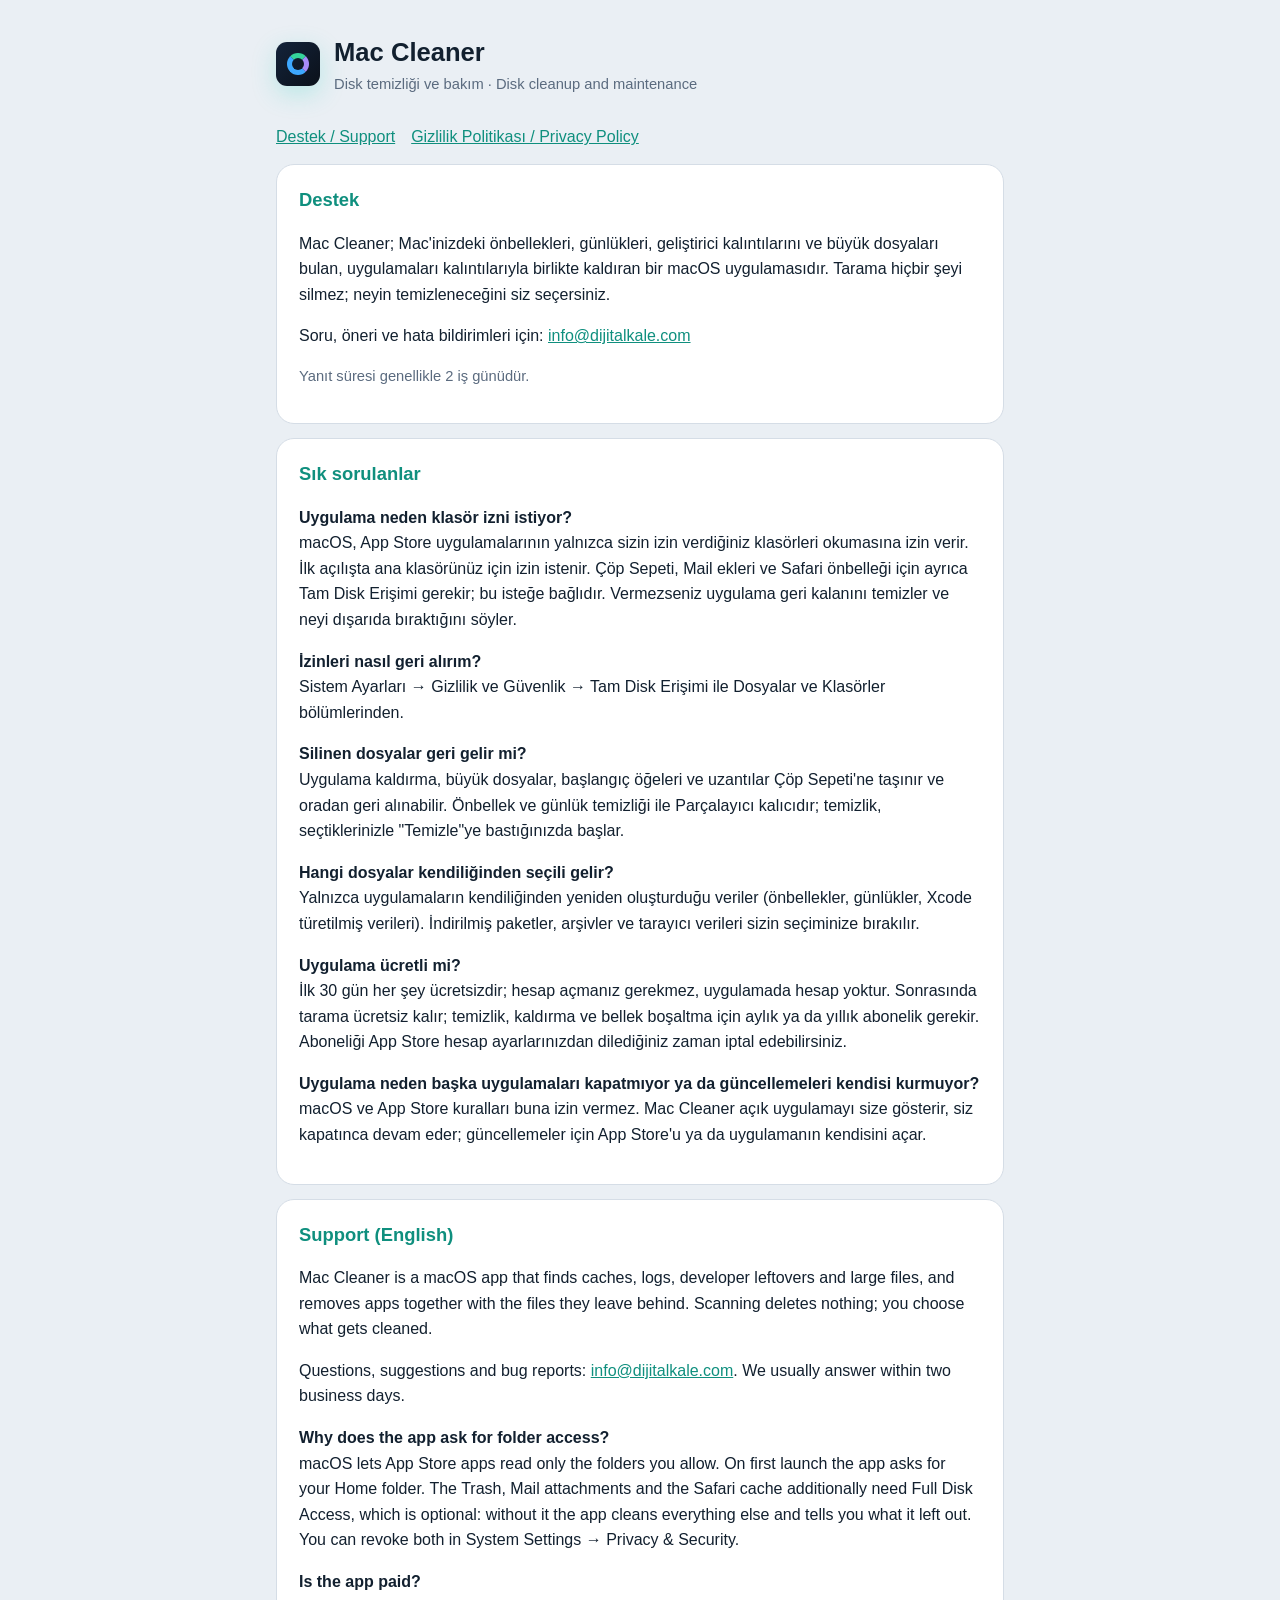
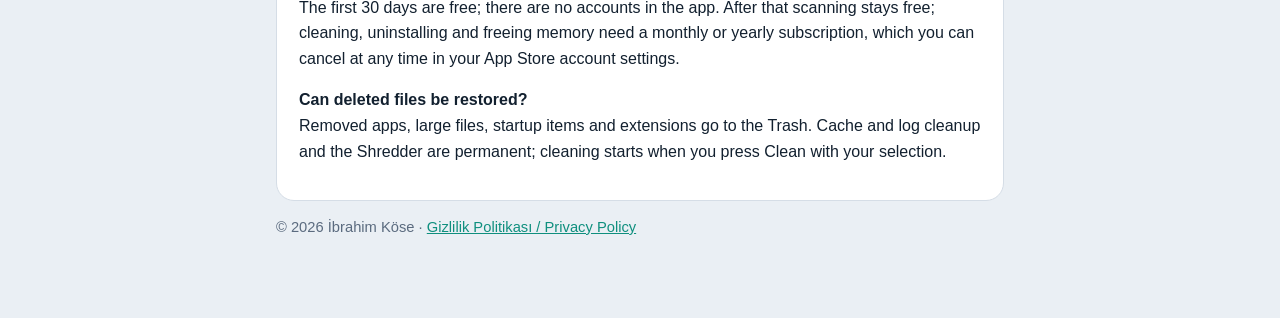
<file: index.html>
<!doctype html><html lang="tr"><head><meta charset="utf-8"><meta name="viewport" content="width=device-width,initial-scale=1">
<title>Mac Cleaner — Destek</title><link rel="stylesheet" href="stil.css"></head><body><main>
<header><div class="logo"><span></span></div><div><h1>Mac Cleaner</h1><div class="soluk">Disk temizliği ve bakım · Disk cleanup and maintenance</div></div></header>
<nav><a href="./">Destek / Support</a><a href="gizlilik.html">Gizlilik Politikası / Privacy Policy</a></nav>
<div class="kart"><h2 style="margin-top:0">Destek</h2>
<p>Mac Cleaner; Mac'inizdeki önbellekleri, günlükleri, geliştirici kalıntılarını ve büyük dosyaları bulan, uygulamaları kalıntılarıyla birlikte kaldıran bir macOS uygulamasıdır. Tarama hiçbir şeyi silmez; neyin temizleneceğini siz seçersiniz.</p>
<p>Soru, öneri ve hata bildirimleri için: <a href="mailto:info@dijitalkale.com">info@dijitalkale.com</a></p>
<p class="soluk">Yanıt süresi genellikle 2 iş günüdür.</p></div>
<div class="kart"><h2 style="margin-top:0">Sık sorulanlar</h2>
<p><strong>Uygulama neden klasör izni istiyor?</strong><br>macOS, App Store uygulamalarının yalnızca sizin izin verdiğiniz klasörleri okumasına izin verir. İlk açılışta ana klasörünüz için izin istenir. Çöp Sepeti, Mail ekleri ve Safari önbelleği için ayrıca Tam Disk Erişimi gerekir; bu isteğe bağlıdır. Vermezseniz uygulama geri kalanını temizler ve neyi dışarıda bıraktığını söyler.</p>
<p><strong>İzinleri nasıl geri alırım?</strong><br>Sistem Ayarları → Gizlilik ve Güvenlik → Tam Disk Erişimi ile Dosyalar ve Klasörler bölümlerinden.</p>
<p><strong>Silinen dosyalar geri gelir mi?</strong><br>Uygulama kaldırma, büyük dosyalar, başlangıç öğeleri ve uzantılar Çöp Sepeti'ne taşınır ve oradan geri alınabilir. Önbellek ve günlük temizliği ile Parçalayıcı kalıcıdır; temizlik, seçtiklerinizle "Temizle"ye bastığınızda başlar.</p>
<p><strong>Hangi dosyalar kendiliğinden seçili gelir?</strong><br>Yalnızca uygulamaların kendiliğinden yeniden oluşturduğu veriler (önbellekler, günlükler, Xcode türetilmiş verileri). İndirilmiş paketler, arşivler ve tarayıcı verileri sizin seçiminize bırakılır.</p>
<p><strong>Uygulama ücretli mi?</strong><br>İlk 30 gün her şey ücretsizdir; hesap açmanız gerekmez, uygulamada hesap yoktur. Sonrasında tarama ücretsiz kalır; temizlik, kaldırma ve bellek boşaltma için aylık ya da yıllık abonelik gerekir. Aboneliği App Store hesap ayarlarınızdan dilediğiniz zaman iptal edebilirsiniz.</p>
<p><strong>Uygulama neden başka uygulamaları kapatmıyor ya da güncellemeleri kendisi kurmuyor?</strong><br>macOS ve App Store kuralları buna izin vermez. Mac Cleaner açık uygulamayı size gösterir, siz kapatınca devam eder; güncellemeler için App Store'u ya da uygulamanın kendisini açar.</p></div>
<div class="kart" lang="en"><h2 style="margin-top:0">Support (English)</h2>
<p>Mac Cleaner is a macOS app that finds caches, logs, developer leftovers and large files, and removes apps together with the files they leave behind. Scanning deletes nothing; you choose what gets cleaned.</p>
<p>Questions, suggestions and bug reports: <a href="mailto:info@dijitalkale.com">info@dijitalkale.com</a>. We usually answer within two business days.</p>
<p><strong>Why does the app ask for folder access?</strong><br>macOS lets App Store apps read only the folders you allow. On first launch the app asks for your Home folder. The Trash, Mail attachments and the Safari cache additionally need Full Disk Access, which is optional: without it the app cleans everything else and tells you what it left out. You can revoke both in System Settings → Privacy &amp; Security.</p>
<p><strong>Is the app paid?</strong><br>The first 30 days are free; there are no accounts in the app. After that scanning stays free; cleaning, uninstalling and freeing memory need a monthly or yearly subscription, which you can cancel at any time in your App Store account settings.</p>
<p><strong>Can deleted files be restored?</strong><br>Removed apps, large files, startup items and extensions go to the Trash. Cache and log cleanup and the Shredder are permanent; cleaning starts when you press Clean with your selection.</p></div>
<p class="soluk">© 2026 İbrahim Köse · <a href="gizlilik.html">Gizlilik Politikası / Privacy Policy</a></p>
</main></body></html>
</file>
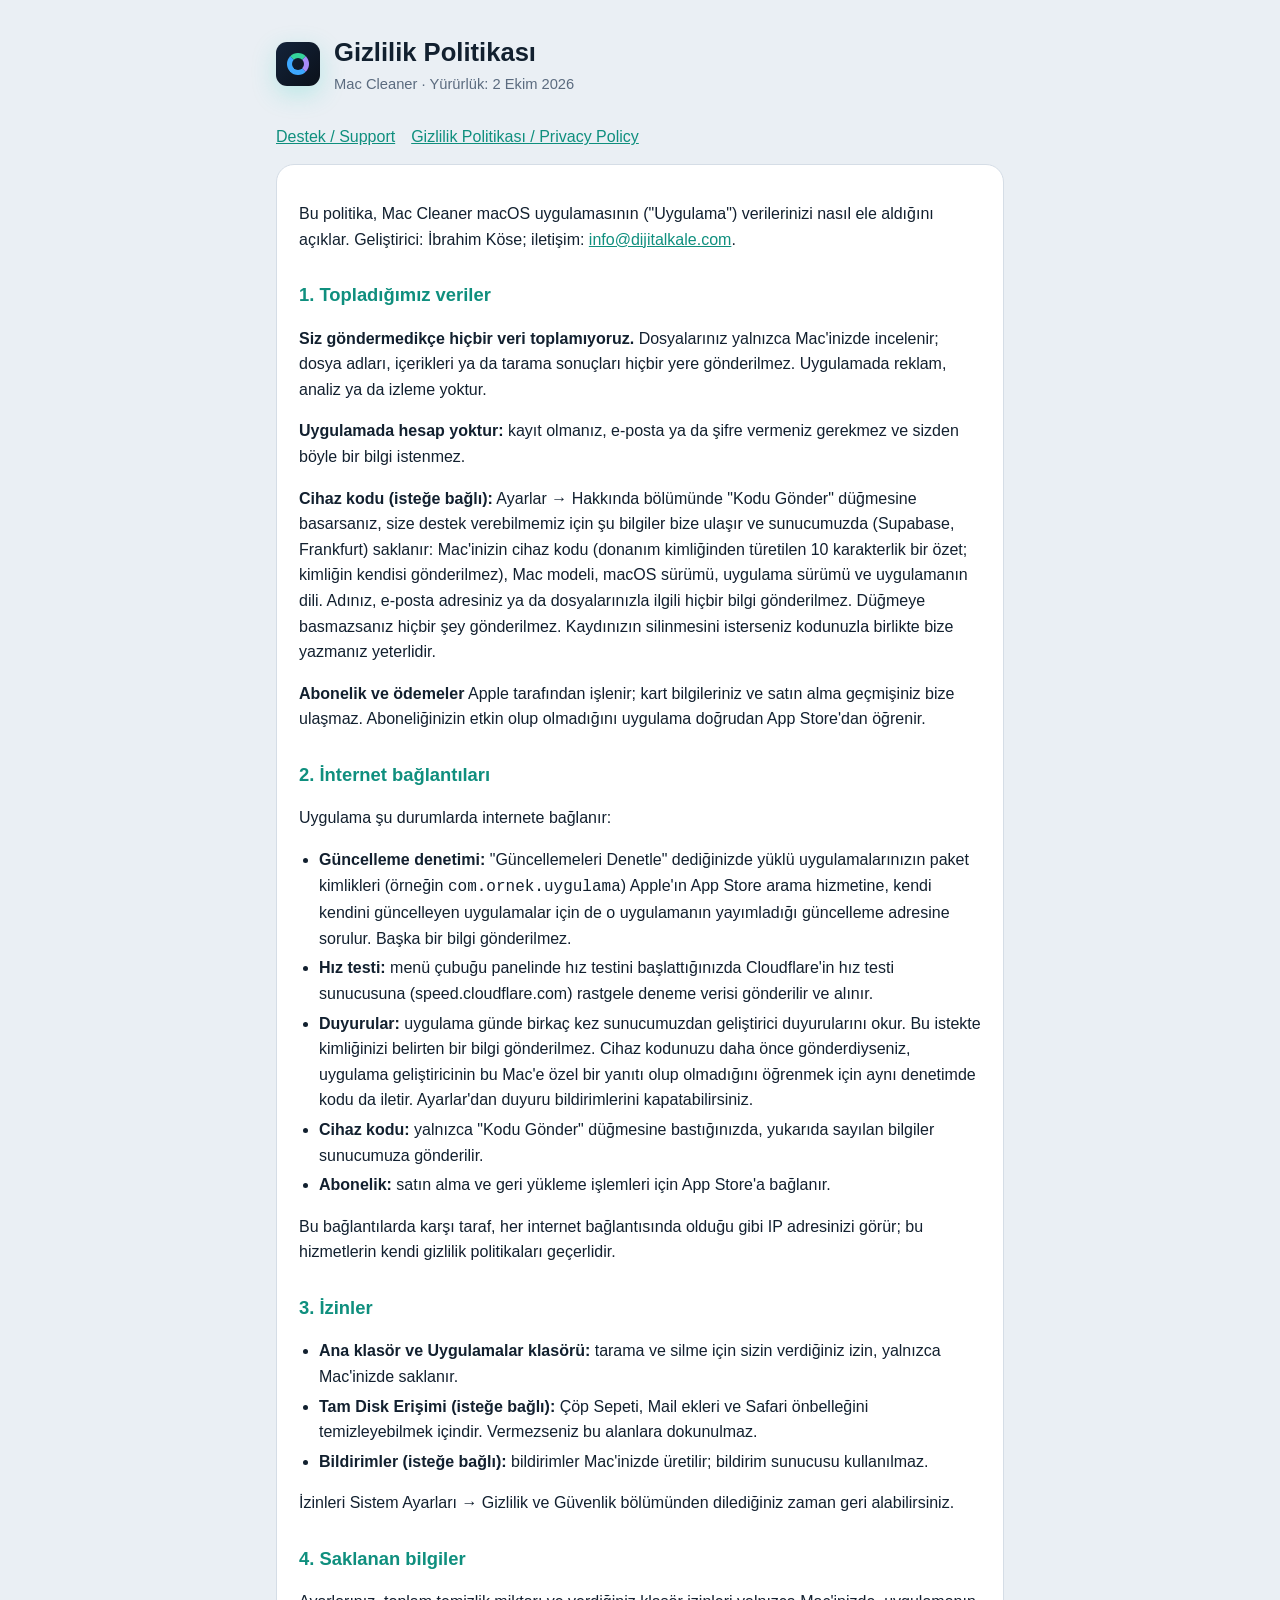
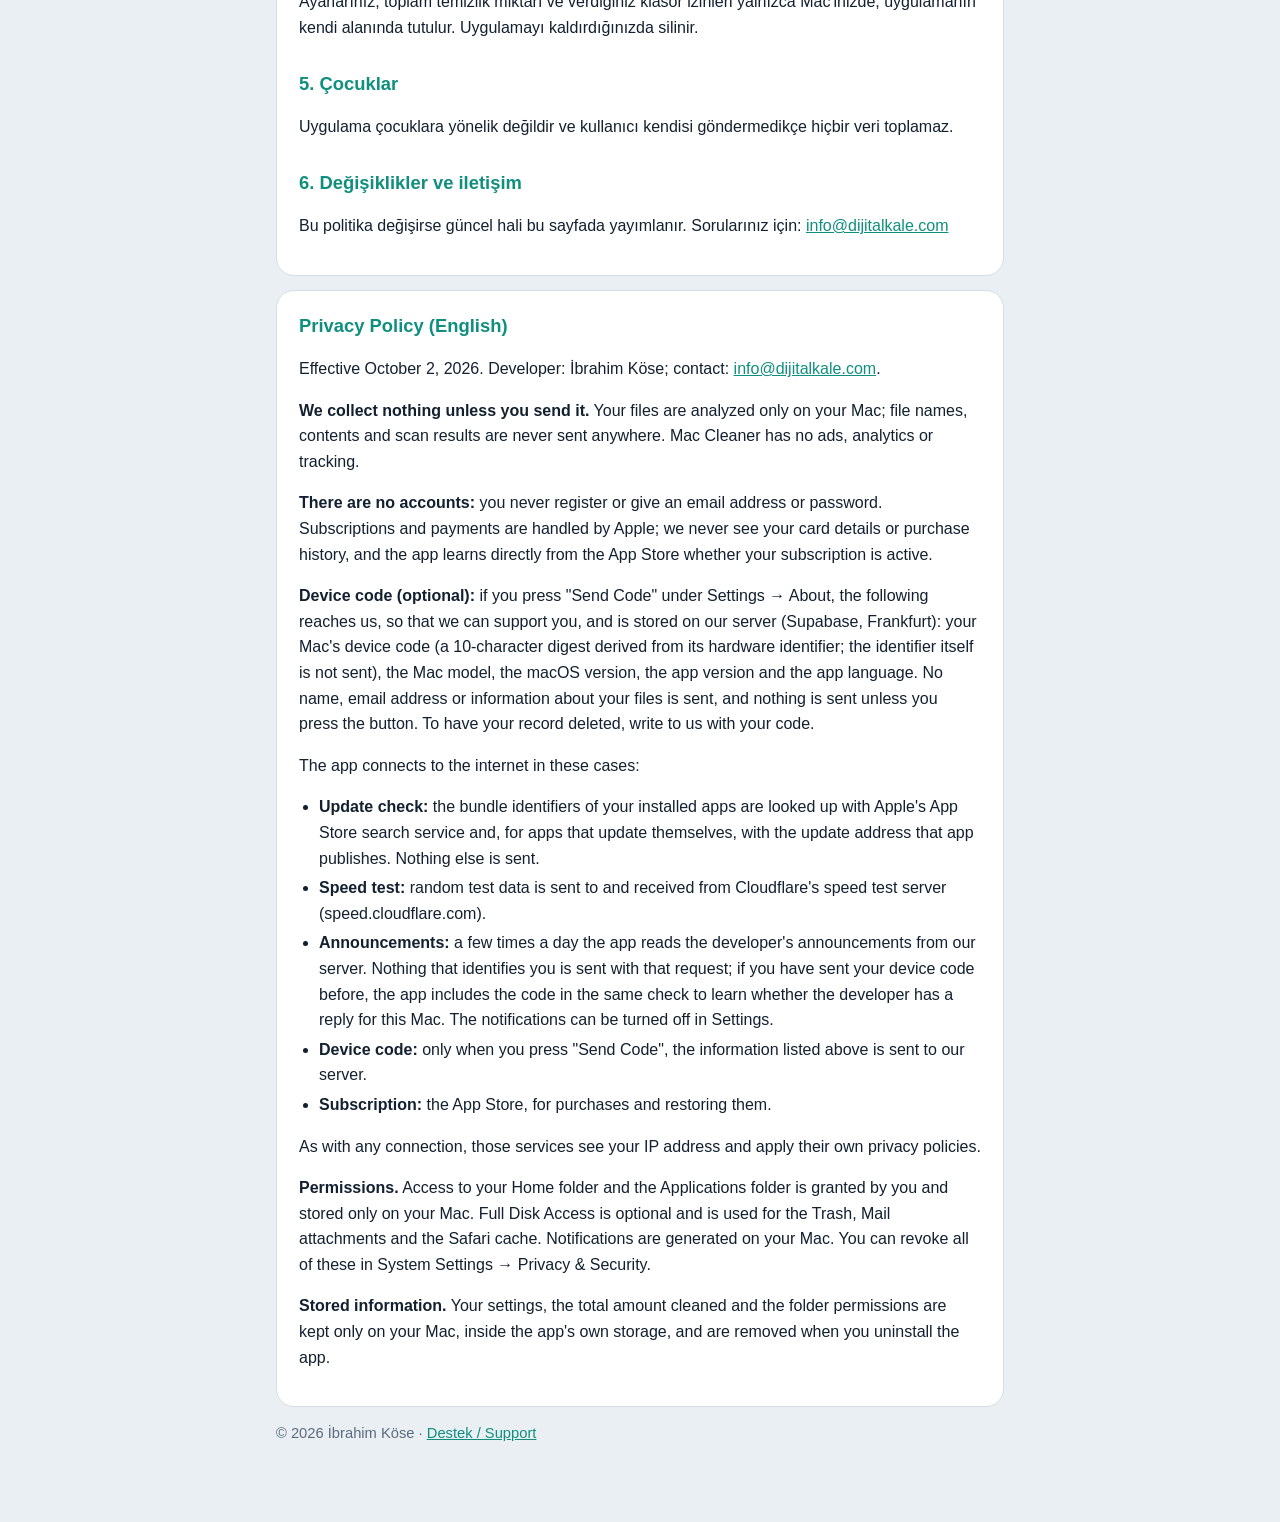
<file: gizlilik.html>
<!doctype html><html lang="tr"><head><meta charset="utf-8"><meta name="viewport" content="width=device-width,initial-scale=1">
<title>Mac Cleaner — Gizlilik Politikası</title><link rel="stylesheet" href="stil.css"></head><body><main>
<header><div class="logo"><span></span></div><div><h1>Gizlilik Politikası</h1><div class="soluk">Mac Cleaner · Yürürlük: 2 Ekim 2026</div></div></header>
<nav><a href="./">Destek / Support</a><a href="gizlilik.html">Gizlilik Politikası / Privacy Policy</a></nav>
<div class="kart">
<p>Bu politika, Mac Cleaner macOS uygulamasının ("Uygulama") verilerinizi nasıl ele aldığını açıklar. Geliştirici: İbrahim Köse; iletişim: <a href="mailto:info@dijitalkale.com">info@dijitalkale.com</a>.</p>

<h2>1. Topladığımız veriler</h2>
<p><strong>Siz göndermedikçe hiçbir veri toplamıyoruz.</strong> Dosyalarınız yalnızca Mac'inizde incelenir; dosya adları, içerikleri ya da tarama sonuçları hiçbir yere gönderilmez. Uygulamada reklam, analiz ya da izleme yoktur.</p>
<p><strong>Uygulamada hesap yoktur:</strong> kayıt olmanız, e-posta ya da şifre vermeniz gerekmez ve sizden böyle bir bilgi istenmez.</p>
<p><strong>Cihaz kodu (isteğe bağlı):</strong> Ayarlar → Hakkında bölümünde "Kodu Gönder" düğmesine basarsanız, size destek verebilmemiz için şu bilgiler bize ulaşır ve sunucumuzda (Supabase, Frankfurt) saklanır: Mac'inizin cihaz kodu (donanım kimliğinden türetilen 10 karakterlik bir özet; kimliğin kendisi gönderilmez), Mac modeli, macOS sürümü, uygulama sürümü ve uygulamanın dili. Adınız, e-posta adresiniz ya da dosyalarınızla ilgili hiçbir bilgi gönderilmez. Düğmeye basmazsanız hiçbir şey gönderilmez. Kaydınızın silinmesini isterseniz kodunuzla birlikte bize yazmanız yeterlidir.</p>
<p><strong>Abonelik ve ödemeler</strong> Apple tarafından işlenir; kart bilgileriniz ve satın alma geçmişiniz bize ulaşmaz. Aboneliğinizin etkin olup olmadığını uygulama doğrudan App Store'dan öğrenir.</p>

<h2>2. İnternet bağlantıları</h2>
<p>Uygulama şu durumlarda internete bağlanır:</p>
<ul>
<li><strong>Güncelleme denetimi:</strong> "Güncellemeleri Denetle" dediğinizde yüklü uygulamalarınızın paket kimlikleri (örneğin <code>com.ornek.uygulama</code>) Apple'ın App Store arama hizmetine, kendi kendini güncelleyen uygulamalar için de o uygulamanın yayımladığı güncelleme adresine sorulur. Başka bir bilgi gönderilmez.</li>
<li><strong>Hız testi:</strong> menü çubuğu panelinde hız testini başlattığınızda Cloudflare'in hız testi sunucusuna (speed.cloudflare.com) rastgele deneme verisi gönderilir ve alınır.</li>
<li><strong>Duyurular:</strong> uygulama günde birkaç kez sunucumuzdan geliştirici duyurularını okur. Bu istekte kimliğinizi belirten bir bilgi gönderilmez. Cihaz kodunuzu daha önce gönderdiyseniz, uygulama geliştiricinin bu Mac'e özel bir yanıtı olup olmadığını öğrenmek için aynı denetimde kodu da iletir. Ayarlar'dan duyuru bildirimlerini kapatabilirsiniz.</li>
<li><strong>Cihaz kodu:</strong> yalnızca "Kodu Gönder" düğmesine bastığınızda, yukarıda sayılan bilgiler sunucumuza gönderilir.</li>
<li><strong>Abonelik:</strong> satın alma ve geri yükleme işlemleri için App Store'a bağlanır.</li>
</ul>
<p>Bu bağlantılarda karşı taraf, her internet bağlantısında olduğu gibi IP adresinizi görür; bu hizmetlerin kendi gizlilik politikaları geçerlidir.</p>

<h2>3. İzinler</h2>
<ul>
<li><strong>Ana klasör ve Uygulamalar klasörü:</strong> tarama ve silme için sizin verdiğiniz izin, yalnızca Mac'inizde saklanır.</li>
<li><strong>Tam Disk Erişimi (isteğe bağlı):</strong> Çöp Sepeti, Mail ekleri ve Safari önbelleğini temizleyebilmek içindir. Vermezseniz bu alanlara dokunulmaz.</li>
<li><strong>Bildirimler (isteğe bağlı):</strong> bildirimler Mac'inizde üretilir; bildirim sunucusu kullanılmaz.</li>
</ul>
<p>İzinleri Sistem Ayarları → Gizlilik ve Güvenlik bölümünden dilediğiniz zaman geri alabilirsiniz.</p>

<h2>4. Saklanan bilgiler</h2>
<p>Ayarlarınız, toplam temizlik miktarı ve verdiğiniz klasör izinleri yalnızca Mac'inizde, uygulamanın kendi alanında tutulur. Uygulamayı kaldırdığınızda silinir.</p>

<h2>5. Çocuklar</h2>
<p>Uygulama çocuklara yönelik değildir ve kullanıcı kendisi göndermedikçe hiçbir veri toplamaz.</p>

<h2>6. Değişiklikler ve iletişim</h2>
<p>Bu politika değişirse güncel hali bu sayfada yayımlanır. Sorularınız için: <a href="mailto:info@dijitalkale.com">info@dijitalkale.com</a></p>
</div>

<div class="kart" lang="en">
<h2 style="margin-top:0">Privacy Policy (English)</h2>
<p>Effective October 2, 2026. Developer: İbrahim Köse; contact: <a href="mailto:info@dijitalkale.com">info@dijitalkale.com</a>.</p>
<p><strong>We collect nothing unless you send it.</strong> Your files are analyzed only on your Mac; file names, contents and scan results are never sent anywhere. Mac Cleaner has no ads, analytics or tracking.</p>
<p><strong>There are no accounts:</strong> you never register or give an email address or password. Subscriptions and payments are handled by Apple; we never see your card details or purchase history, and the app learns directly from the App Store whether your subscription is active.</p>
<p><strong>Device code (optional):</strong> if you press "Send Code" under Settings → About, the following reaches us, so that we can support you, and is stored on our server (Supabase, Frankfurt): your Mac's device code (a 10-character digest derived from its hardware identifier; the identifier itself is not sent), the Mac model, the macOS version, the app version and the app language. No name, email address or information about your files is sent, and nothing is sent unless you press the button. To have your record deleted, write to us with your code.</p>
<p>The app connects to the internet in these cases:</p>
<ul>
<li><strong>Update check:</strong> the bundle identifiers of your installed apps are looked up with Apple's App Store search service and, for apps that update themselves, with the update address that app publishes. Nothing else is sent.</li>
<li><strong>Speed test:</strong> random test data is sent to and received from Cloudflare's speed test server (speed.cloudflare.com).</li>
<li><strong>Announcements:</strong> a few times a day the app reads the developer's announcements from our server. Nothing that identifies you is sent with that request; if you have sent your device code before, the app includes the code in the same check to learn whether the developer has a reply for this Mac. The notifications can be turned off in Settings.</li>
<li><strong>Device code:</strong> only when you press "Send Code", the information listed above is sent to our server.</li>
<li><strong>Subscription:</strong> the App Store, for purchases and restoring them.</li>
</ul>
<p>As with any connection, those services see your IP address and apply their own privacy policies.</p>
<p><strong>Permissions.</strong> Access to your Home folder and the Applications folder is granted by you and stored only on your Mac. Full Disk Access is optional and is used for the Trash, Mail attachments and the Safari cache. Notifications are generated on your Mac. You can revoke all of these in System Settings → Privacy &amp; Security.</p>
<p><strong>Stored information.</strong> Your settings, the total amount cleaned and the folder permissions are kept only on your Mac, inside the app's own storage, and are removed when you uninstall the app.</p>
</div>
<p class="soluk">© 2026 İbrahim Köse · <a href="./">Destek / Support</a></p>
</main></body></html>
</file>
<file: stil.css>
:root{--zemin:#0B111A;--kart:#131E2E;--kenar:#22334A;--metin:#E8EEF5;--soluk:#93A3B8;--vurgu:#35C2AF}
@media (prefers-color-scheme: light){:root{--zemin:#EAEFF4;--kart:#FFFFFF;--kenar:#D5DDE6;--metin:#12202F;--soluk:#5B6B7F;--vurgu:#0F8F7E}}
*{box-sizing:border-box}body{margin:0;background:var(--zemin);color:var(--metin);font:16px/1.6 -apple-system,BlinkMacSystemFont,"Segoe UI",Roboto,sans-serif}
main{max-width:760px;margin:0 auto;padding:32px 16px 64px}
header{display:flex;align-items:center;gap:14px;margin-bottom:28px}
header .logo{width:44px;height:44px;border-radius:11px;background:linear-gradient(135deg,#13233A,#0B111A);display:grid;place-items:center;box-shadow:0 8px 24px rgba(45,212,191,.25)}
header .logo span{width:22px;height:22px;border-radius:50%;border:5px solid #3DA8FF;border-top-color:#35D49A;border-right-color:#A78BFA;display:block}
h1{font-size:1.6rem;margin:0}h2{font-size:1.15rem;margin:28px 0 8px;color:var(--vurgu)}
.kart{background:var(--kart);border:1px solid var(--kenar);border-radius:18px;padding:20px 22px;margin:14px 0}
a{color:var(--vurgu)}.soluk{color:var(--soluk);font-size:.92rem}ul{padding-left:20px}li{margin:4px 0}
nav a{margin-right:16px}
</file>
